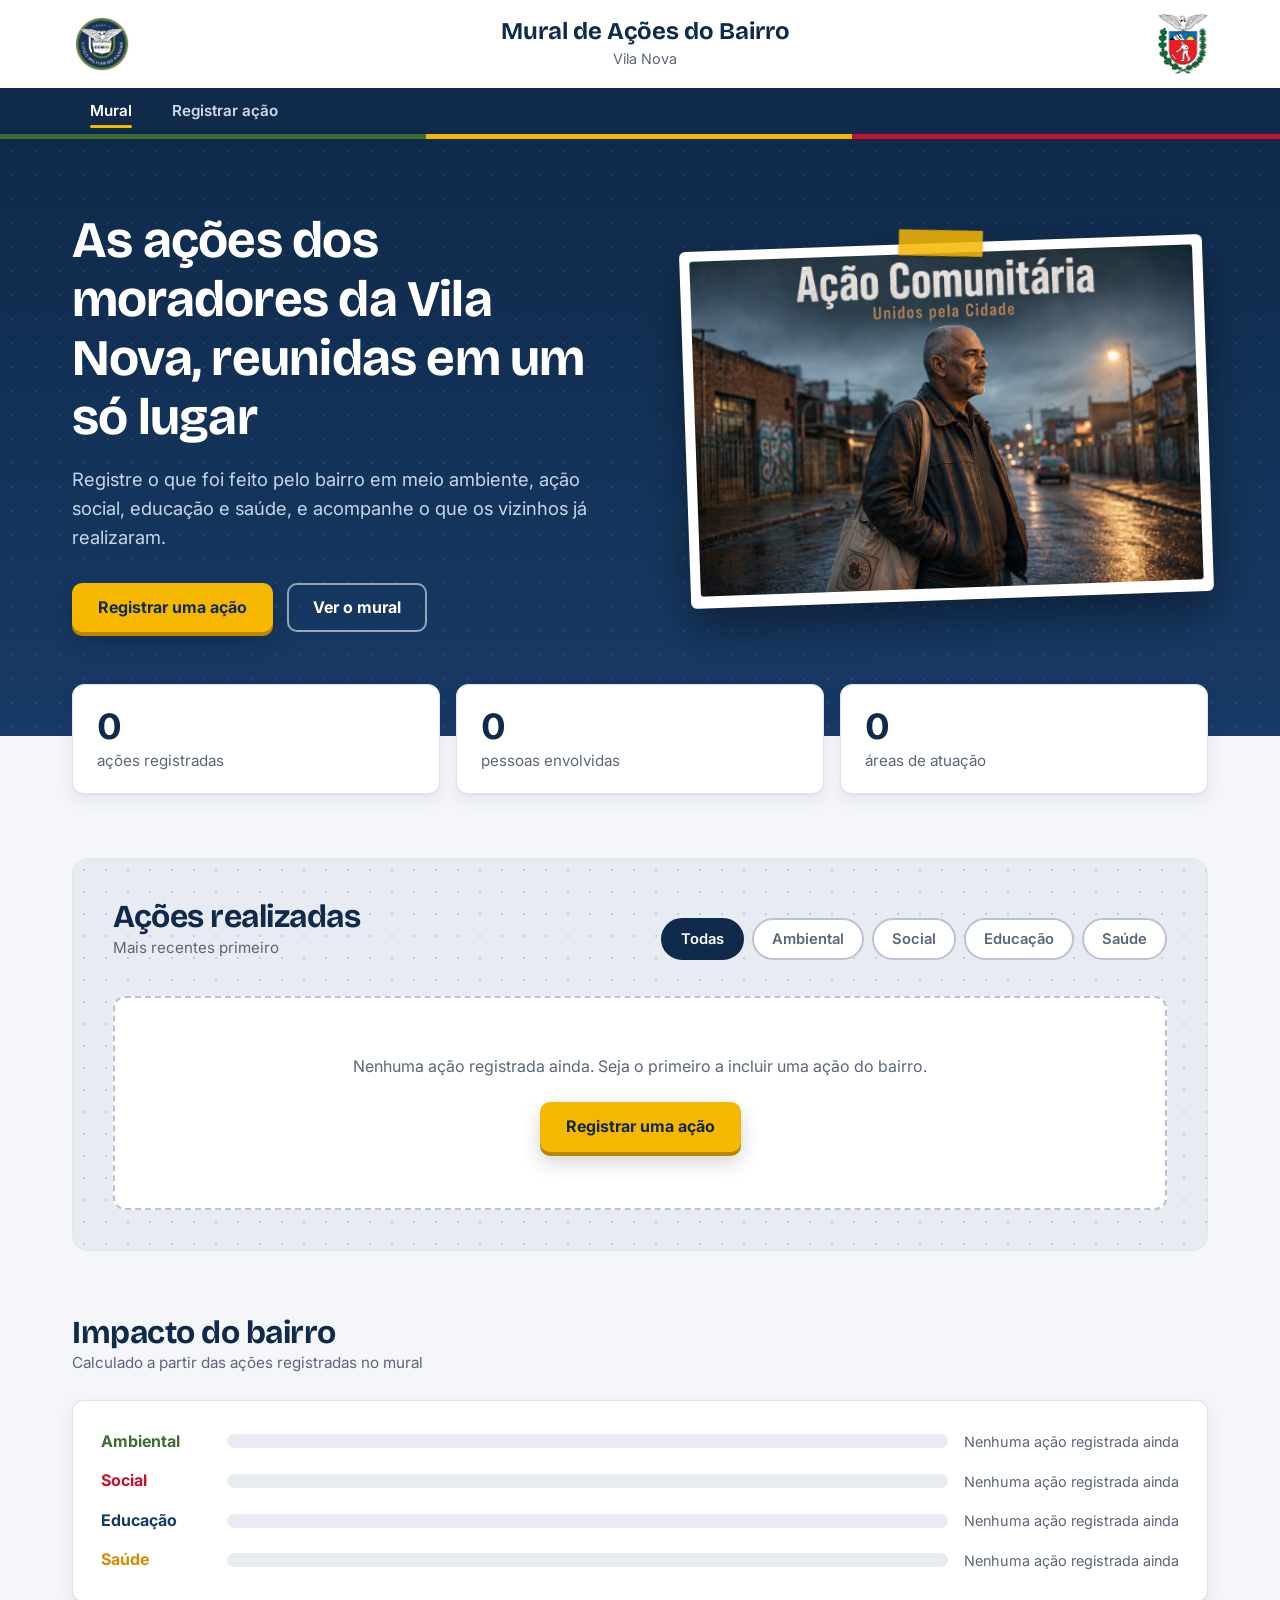
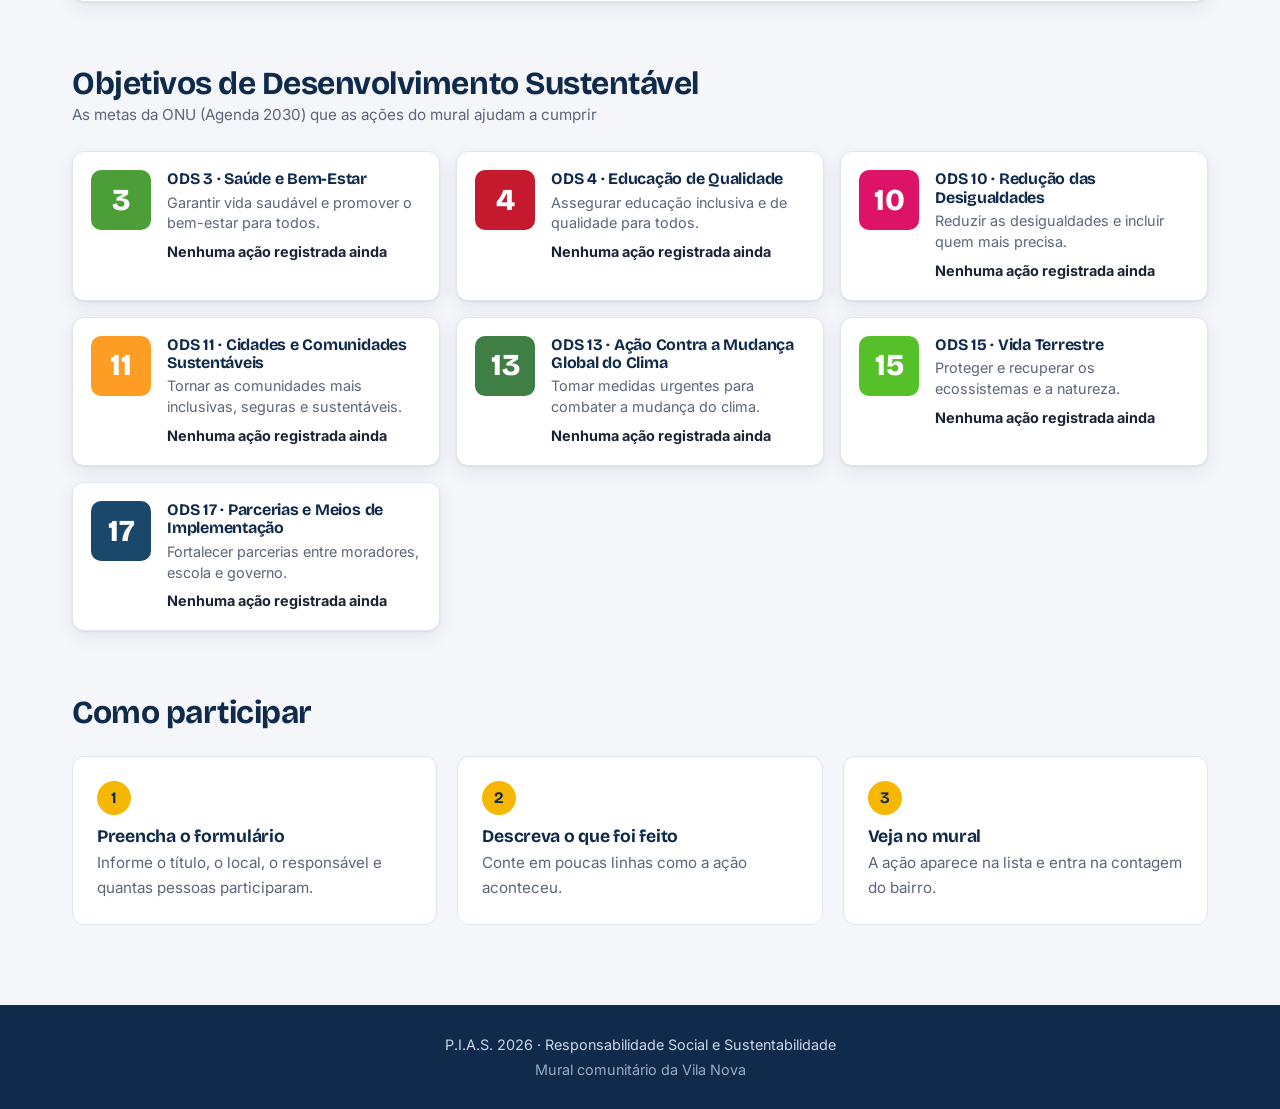
<file: index.html>
<!DOCTYPE html>
<html lang="pt-BR">
<head>
  <meta charset="UTF-8">
  <meta name="viewport" content="width=device-width, initial-scale=1.0">
  <link rel="preconnect" href="https://fonts.googleapis.com">
  <link href="https://fonts.googleapis.com/css2?family=Bricolage+Grotesque:wght@600;700;800&family=Inter:wght@400;600;700&display=swap" rel="stylesheet">
  <link rel="stylesheet" href="style.css">
  <script src="script.js" defer></script>
  <title>Mural de Ações do Bairro · Vila Nova</title>
</head>
<body>
  <header>
    <div class="cabecalho"><div class="wrap">
      <img src="imagens/colegio-civico-militar-do-parana-logo.png" alt="Logo da escola">
      <div class="marca"><strong>Mural de Ações do Bairro</strong><span>Vila Nova</span></div>
      <img src="imagens/governo_estado.png" alt="Governo do Estado do Paraná">
    </div></div>
    <nav class="menu" aria-label="Principal"><div class="wrap">
      <a href="index.html" aria-current="page">Mural</a>
      <a href="acao.html" >Registrar ação</a>
    </div></nav>
  </header>
  <section class="hero"><div class="wrap">
    <div class="texto">
      <h1>As ações dos moradores da Vila Nova, reunidas em um só lugar</h1>
      <p>Registre o que foi feito pelo bairro em meio ambiente, ação social, educação e saúde, e acompanhe o que os vizinhos já realizaram.</p>
      <div class="acoes">
        <a class="botao" href="acao.html">Registrar uma ação</a>
        <a class="botao claro" href="#mural">Ver o mural</a>
      </div>
    </div>
    <figure><img src="imagens/OIG2.YvLhU.uTkxg.jfif" alt="Morador da Vila Nova em uma rua ao entardecer, com uma sacola no ombro"></figure>
  </div></section>

  <main class="wrap">
    <div class="indicadores">
      <div><strong id="total-acoes">0</strong><span>ações registradas</span></div>
      <div><strong id="total-pessoas">0</strong><span>pessoas envolvidas</span></div>
      <div><strong id="total-categorias">0</strong><span>áreas de atuação</span></div>
    </div>

    <section class="bloco parede" id="mural" aria-labelledby="titulo-mural">
      <div class="bloco-topo">
        <div><h2 id="titulo-mural">Ações realizadas</h2><p>Mais recentes primeiro</p></div>
        <div class="filtros" role="group" aria-label="Filtrar por categoria" id="filtros"></div>
      </div>
      <div id="mural-acoes" aria-live="polite"></div>
    </section>

    <section class="bloco" aria-labelledby="titulo-impacto">
      <div class="bloco-topo"><div><h2 id="titulo-impacto">Impacto do bairro</h2><p>Calculado a partir das ações registradas no mural</p></div></div>
      <div class="impacto-cat" id="impacto-categorias"></div>
    </section>

    <section class="bloco" aria-labelledby="titulo-ods">
      <div class="bloco-topo"><div><h2 id="titulo-ods">Objetivos de Desenvolvimento Sustentável</h2><p>As metas da ONU (Agenda 2030) que as ações do mural ajudam a cumprir</p></div></div>
      <div class="lista-ods" id="lista-ods"></div>
    </section>

    <section class="bloco" aria-labelledby="titulo-como">
      <div class="bloco-topo"><h2 id="titulo-como">Como participar</h2></div>
      <ol class="passos">
        <li><b>1</b><h3>Preencha o formulário</h3><p>Informe o título, o local, o responsável e quantas pessoas participaram.</p></li>
        <li><b>2</b><h3>Descreva o que foi feito</h3><p>Conte em poucas linhas como a ação aconteceu.</p></li>
        <li><b>3</b><h3>Veja no mural</h3><p>A ação aparece na lista e entra na contagem do bairro.</p></li>
      </ol>
    </section>
  </main>

  <footer><div class="wrap">
    <p>P.I.A.S. 2026 · Responsabilidade Social e Sustentabilidade</p>
    <p>Mural comunitário da Vila Nova</p>
  </div></footer>
</body>
</html>
</file>
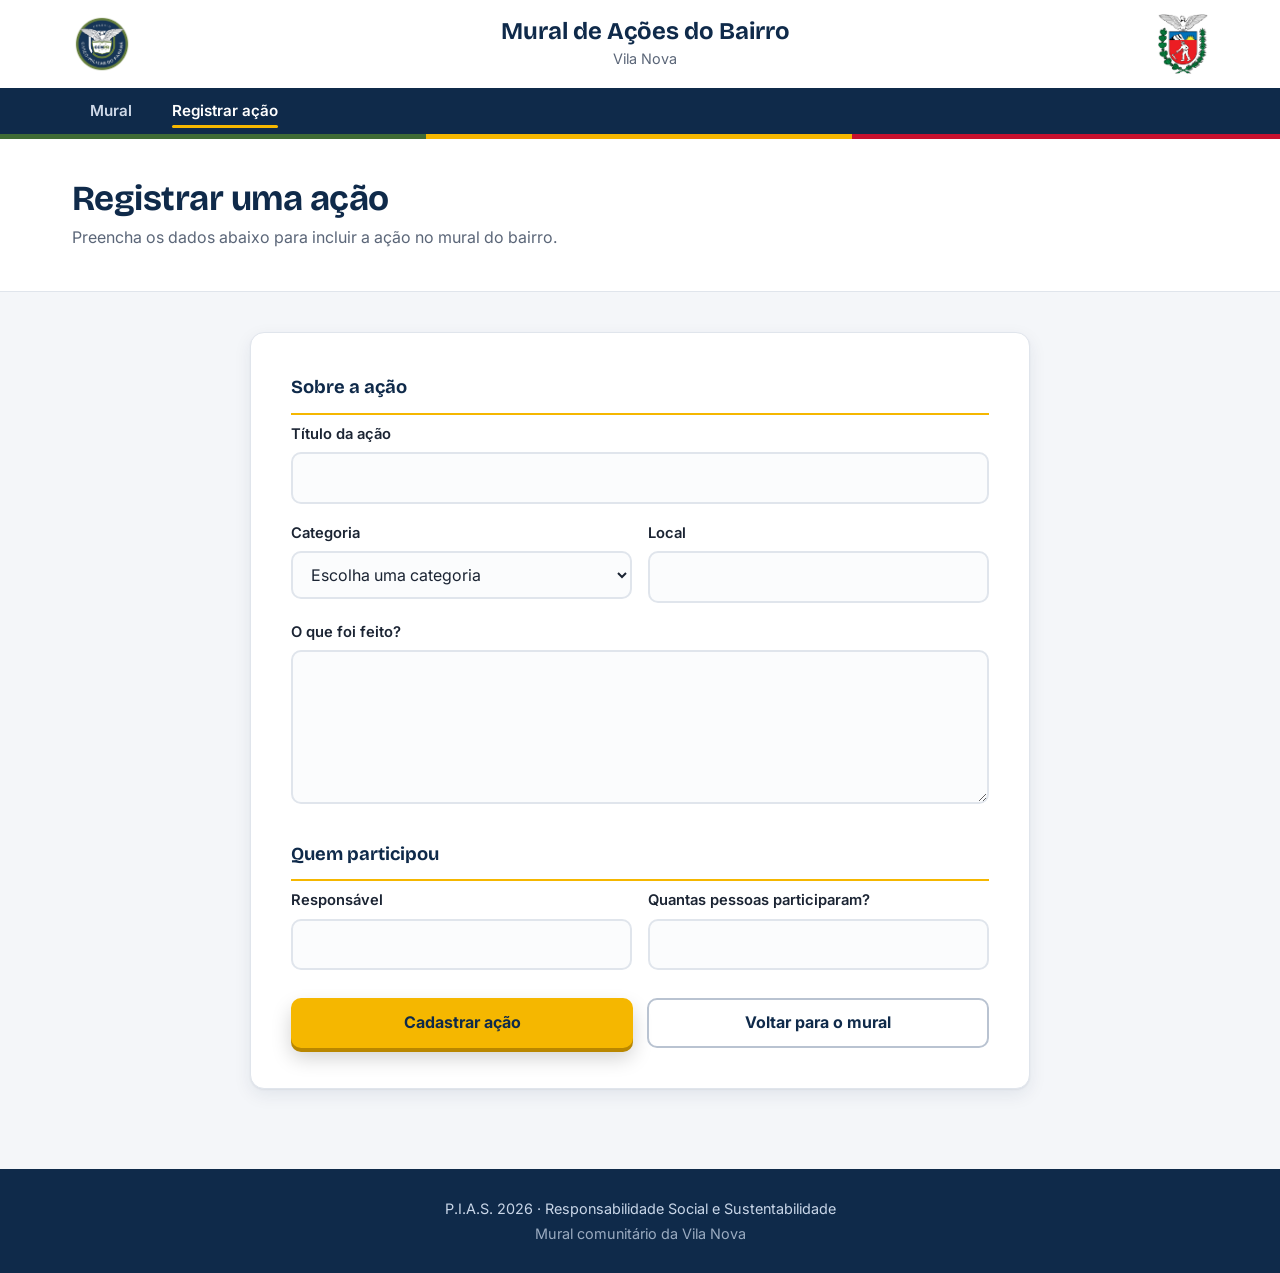
<file: acao.html>
<!DOCTYPE html>
<html lang="pt-BR">
<head>
  <meta charset="UTF-8">
  <meta name="viewport" content="width=device-width, initial-scale=1.0">
  <link rel="preconnect" href="https://fonts.googleapis.com">
  <link href="https://fonts.googleapis.com/css2?family=Bricolage+Grotesque:wght@600;700;800&family=Inter:wght@400;600;700&display=swap" rel="stylesheet">
  <link rel="stylesheet" href="style.css">
  <script src="script.js" defer></script>
  <title>Registrar ação · Mural da Vila Nova</title>
</head>
<body>
  <header>
    <div class="cabecalho"><div class="wrap">
      <img src="imagens/colegio-civico-militar-do-parana-logo.png" alt="Logo da escola">
      <div class="marca"><strong>Mural de Ações do Bairro</strong><span>Vila Nova</span></div>
      <img src="imagens/governo_estado.png" alt="Governo do Estado do Paraná">
    </div></div>
    <nav class="menu" aria-label="Principal"><div class="wrap">
      <a href="index.html" >Mural</a>
      <a href="acao.html" aria-current="page">Registrar ação</a>
    </div></nav>
  </header>
  <div class="titulo-pagina"><div class="wrap">
    <h1>Registrar uma ação</h1>
    <p>Preencha os dados abaixo para incluir a ação no mural do bairro.</p>
  </div></div>

  <main class="wrap">
    <form class="form-card" id="formulario-acao" novalidate>
      <fieldset>
        <legend>Sobre a ação</legend>
        <div>
          <label for="titulo-acao">Título da ação</label>
          <input type="text" id="titulo-acao" name="titulo" required maxlength="80">
        </div>
        <div class="linha2">
          <div>
            <label for="categoria-acao">Categoria</label>
            <select id="categoria-acao" name="categoria" required>
              <option value="">Escolha uma categoria</option>
              <option value="Ambiental">Ambiental</option>
              <option value="Social">Social</option>
              <option value="Educação">Educação</option>
              <option value="Saúde">Saúde</option>
            </select>
          </div>
          <div>
            <label for="local-acao">Local</label>
            <input type="text" id="local-acao" name="local" required>
          </div>
        </div>
        <div>
          <label for="descricao-acao">O que foi feito?</label>
          <textarea id="descricao-acao" name="descricao" rows="5" required></textarea>
        </div>
      </fieldset>

      <fieldset>
        <legend>Quem participou</legend>
        <div class="linha2">
          <div>
            <label for="responsavel-acao">Responsável</label>
            <input type="text" id="responsavel-acao" name="responsavel" required>
          </div>
          <div>
            <label for="participantes-acao">Quantas pessoas participaram?</label>
            <input type="number" id="participantes-acao" name="participantes" min="1" step="1" required>
          </div>
        </div>
      </fieldset>

      <div class="rodape-form">
        <button type="submit" class="botao">Cadastrar ação</button>
        <a href="index.html" class="botao voltar">Voltar para o mural</a>
      </div>
    </form>
  </main>

  <footer><div class="wrap">
    <p>P.I.A.S. 2026 · Responsabilidade Social e Sustentabilidade</p>
    <p>Mural comunitário da Vila Nova</p>
  </div></footer>
</body>
</html>
</file>
<file: style.css>
:root{
  --marinho:#0f2a4a; --marinho-2:#173a66; --verde:#3f6b35; --vermelho:#c8102e;
  --amarelo:#f5b700; --amarelo-escuro:#b98700;
  --fundo:#f4f6f9; --papel:#fff; --tinta:#1b2433; --suave:#5b6678; --linha:#e0e5ec; --linha-forte:#b9c3d1;
  --ambiental:#3f6b35; --social:#c8102e; --educacao:#173a66; --saude:#d98a00;
  --sombra:0 1px 2px rgba(15,42,74,.06),0 6px 18px rgba(15,42,74,.08);
  --titulo:'Bricolage Grotesque','Inter','Segoe UI',Arial,sans-serif;
}
*{box-sizing:border-box;margin:0;padding:0}
html{scroll-behavior:smooth}
body{font-family:'Inter','Segoe UI',Roboto,Arial,sans-serif;background:var(--fundo);color:var(--tinta);line-height:1.6;-webkit-font-smoothing:antialiased;overflow-x:hidden}
h1,h2,h3{font-family:var(--titulo);line-height:1.15;letter-spacing:-.015em;font-weight:700}
img{max-width:100%}
:focus-visible{outline:3px solid var(--amarelo);outline-offset:3px}
.wrap{max-width:1200px;margin:0 auto;padding:0 clamp(16px,4vw,32px)}

/* ---------- BOTÕES ---------- */
.botao{position:relative;overflow:hidden;isolation:isolate;display:inline-flex;align-items:center;justify-content:center;gap:10px;min-height:48px;padding:12px 26px;border:0;border-radius:10px;background:var(--amarelo);color:var(--marinho);font:inherit;font-weight:700;text-decoration:none;cursor:pointer;
  box-shadow:0 4px 0 var(--amarelo-escuro),0 10px 20px rgba(0,0,0,.18);
  transition:transform .25s cubic-bezier(.2,.8,.2,1),box-shadow .25s,color .3s}
.botao:hover{transform:translateY(-3px);box-shadow:0 7px 0 var(--amarelo-escuro),0 16px 28px rgba(0,0,0,.22)}
.botao:active{transform:translateY(3px);box-shadow:0 1px 0 var(--amarelo-escuro),0 3px 8px rgba(0,0,0,.2);transition-duration:.06s}
.botao.largo{width:100%}

/* botões de contorno: preenchem da esquerda para a direita */
.botao.claro,.botao.voltar{background:transparent;box-shadow:none;border:2px solid;padding:10px 24px}
.botao.claro{color:#fff;border-color:rgba(255,255,255,.55)}
.botao.voltar{color:var(--marinho);border-color:var(--linha-forte)}
.botao.claro::before,.botao.voltar::before{content:"";position:absolute;z-index:-1;inset:0;background:#fff;transform:scaleX(0);transform-origin:left;transition:transform .4s cubic-bezier(.2,.8,.2,1)}
.botao.voltar::before{background:var(--marinho)}
.botao.claro:hover,.botao.voltar:hover{transform:translateY(-2px);box-shadow:none}
.botao.claro:hover{color:var(--marinho);border-color:#fff}
.botao.voltar:hover{color:#fff;border-color:var(--marinho)}
.botao.claro:hover::before,.botao.voltar:hover::before{transform:scaleX(1)}
.botao.claro:active,.botao.voltar:active{transform:translateY(1px) scale(.98);box-shadow:none}
.onda{position:absolute;z-index:-1;border-radius:50%;background:rgba(255,255,255,.65);transform:scale(0);animation:onda .65s ease-out forwards;pointer-events:none}
@keyframes onda{to{transform:scale(2.8);opacity:0}}

/* ---------- CABEÇALHO ---------- */
.cabecalho{background:var(--papel)}
.cabecalho .wrap{display:flex;align-items:center;justify-content:space-between;gap:20px;padding-top:14px;padding-bottom:14px}
.cabecalho img{height:clamp(40px,7vw,60px);width:auto;object-fit:contain}
.marca{flex:1;text-align:center}
.marca strong{display:block;font-family:var(--titulo);font-size:clamp(1.05rem,2.6vw,1.5rem);color:var(--marinho);line-height:1.2}
.marca span{font-size:.9rem;color:var(--suave)}
.menu{background:var(--marinho);position:relative}
.menu::after{content:"";display:block;height:5px;background:linear-gradient(90deg,var(--verde) 0 33.3%,var(--amarelo) 33.3% 66.6%,var(--vermelho) 66.6%)}
.menu .wrap{display:flex;gap:4px}
.menu a{position:relative;display:flex;align-items:center;min-height:46px;padding:0 18px;color:#cfd9e8;text-decoration:none;font-weight:600;font-size:.95rem;transition:color .25s,background-color .25s}
.menu a::after{content:"";position:absolute;left:18px;right:18px;bottom:6px;height:3px;border-radius:2px;background:var(--amarelo);transform:scaleX(0);transform-origin:left;transition:transform .3s cubic-bezier(.2,.8,.2,1)}
.menu a:hover{color:#fff;background:rgba(255,255,255,.06)}
.menu a:hover::after,.menu a[aria-current="page"]::after{transform:scaleX(1)}
.menu a[aria-current="page"]{color:#fff}

/* ---------- HERO ---------- */
.hero{background:radial-gradient(rgba(255,255,255,.07) 1.4px,transparent 1.6px) 0 0/24px 24px,linear-gradient(180deg,var(--marinho) 0%,var(--marinho-2) 100%);color:#fff;padding:clamp(40px,7vw,72px) 0 clamp(72px,9vw,104px)}
.hero .wrap{display:grid;grid-template-columns:1.05fr 1fr;gap:clamp(28px,5vw,64px);align-items:center}
.hero h1{font-size:clamp(2rem,4.4vw,3.2rem);margin-bottom:18px}
.hero p{color:#c9d6e8;font-size:clamp(1rem,1.8vw,1.15rem);max-width:46ch;margin-bottom:30px}
.hero .acoes{display:flex;flex-wrap:wrap;gap:14px}
.hero .texto{animation:subir .8s cubic-bezier(.2,.8,.2,1) both}
.hero figure{position:relative;background:#fff;padding:10px 10px 12px;border-radius:6px;rotate:-2deg;box-shadow:0 20px 44px rgba(0,0,0,.4);animation:subir .8s .15s cubic-bezier(.2,.8,.2,1) both}
.hero figure img{display:block;width:100%;height:auto;border-radius:3px}
.hero figure::before{content:"";position:absolute;top:-13px;left:50%;width:84px;height:26px;margin-left:-42px;background:rgba(245,183,0,.85);rotate:3deg;box-shadow:0 1px 3px rgba(0,0,0,.25)}
@keyframes subir{from{opacity:0;transform:translateY(22px)}to{opacity:1;transform:none}}

/* ---------- INDICADORES ---------- */
.indicadores{display:grid;grid-template-columns:repeat(3,1fr);gap:16px;margin-top:-52px;position:relative}
.indicadores div{background:var(--papel);border:1px solid var(--linha);border-radius:12px;padding:20px 24px;box-shadow:var(--sombra)}
.indicadores strong{display:block;font-family:var(--titulo);font-size:clamp(1.8rem,4vw,2.4rem);color:var(--marinho);line-height:1.1}
.indicadores span{color:var(--suave);font-size:.95rem}

/* ---------- MURAL ---------- */
.bloco{padding-top:clamp(40px,6vw,64px)}
.bloco-topo{display:flex;flex-wrap:wrap;justify-content:space-between;align-items:end;gap:16px;margin-bottom:24px}
.bloco-topo h2{font-size:clamp(1.5rem,3vw,2rem);color:var(--marinho)}
.bloco-topo p{color:var(--suave);font-size:.95rem}
.filtros{display:flex;flex-wrap:wrap;gap:8px}
.filtros button{min-height:42px;font:inherit;font-size:.92rem;font-weight:600;padding:0 18px;border-radius:999px;border:2px solid var(--linha-forte);background:var(--papel);color:var(--suave);cursor:pointer;transition:transform .2s cubic-bezier(.2,.8,.2,1),background-color .25s,color .25s,border-color .25s,box-shadow .25s}
.filtros button:hover{transform:translateY(-2px);border-color:var(--marinho-2);color:var(--marinho);box-shadow:0 4px 10px rgba(15,42,74,.12)}
.filtros button:active{transform:scale(.95)}
.filtros button[aria-pressed="true"]{background:var(--marinho);border-color:var(--marinho);color:#fff}

.parede{margin-top:clamp(40px,6vw,64px);padding:clamp(24px,4vw,40px);border-radius:16px;background:radial-gradient(#c3ccd9 1.3px,transparent 1.5px) 0 0/22px 22px,#e8ecf2;border:1px solid var(--linha)}
#mural-acoes{display:grid;grid-template-columns:repeat(auto-fill,minmax(min(100%,300px),1fr));gap:clamp(22px,3vw,32px);align-items:stretch;padding-top:12px}
.acao{position:relative;display:flex;flex-direction:column;background:var(--papel);border-radius:6px;padding:28px 22px 22px;box-shadow:0 2px 3px rgba(15,42,74,.1),0 10px 22px rgba(15,42,74,.1);rotate:var(--giro,0deg);overflow-wrap:anywhere}
.acao:nth-child(3n+1){--giro:-.7deg}
.acao:nth-child(3n+2){--giro:.5deg}
.acao:nth-child(3n){--giro:-.3deg}
.acao::before{content:"";position:absolute;top:-11px;left:50%;width:76px;height:22px;margin-left:-38px;background:color-mix(in srgb,var(--cor,var(--marinho)) 70%,white);opacity:.9;rotate:-3deg;box-shadow:0 1px 3px rgba(0,0,0,.2)}
.tag{align-self:flex-start;font-size:.8rem;font-weight:700;color:var(--cor);background:color-mix(in srgb,var(--cor) 11%,white);padding:3px 11px;border-radius:999px;margin-bottom:12px}
.acao h3{font-size:1.25rem;color:var(--marinho);margin-bottom:8px}
.acao .desc{color:var(--suave);font-size:.97rem;margin-bottom:18px;flex:1}
.acao dl{display:grid;grid-template-columns:auto 1fr;gap:6px 16px;font-size:.9rem;padding-top:14px;border-top:1px dashed var(--linha-forte)}
.acao dt{color:var(--suave)}
.acao dd{font-weight:600}
.acao .remover{align-self:flex-start;margin-top:14px;min-height:36px;background:none;border:0;color:var(--suave);font:inherit;font-size:.85rem;text-decoration:underline;cursor:pointer;padding:0;transition:color .2s}
.acao .remover:hover{color:var(--vermelho)}
.vazio{grid-column:1/-1;background:var(--papel);border:2px dashed var(--linha-forte);border-radius:12px;padding:clamp(32px,6vw,56px) 24px;text-align:center}
.vazio p{color:var(--suave);margin-bottom:22px}

.passos{display:grid;grid-template-columns:repeat(3,1fr);gap:20px;list-style:none}
.passos li{background:var(--papel);border:1px solid var(--linha);border-radius:12px;padding:24px;}
.passos b{display:inline-grid;place-items:center;width:34px;height:34px;border-radius:50%;background:var(--amarelo);color:var(--marinho);font-family:var(--titulo);margin-bottom:12px}
.passos h3{font-size:1.1rem;color:var(--marinho);margin-bottom:4px}
.passos p{color:var(--suave);font-size:.95rem}

/* ---------- FORMULÁRIO ---------- */
.titulo-pagina{background:var(--papel);border-bottom:1px solid var(--linha);padding:clamp(24px,4vw,40px) 0}
.titulo-pagina h1{font-size:clamp(1.6rem,4vw,2.2rem);color:var(--marinho)}
.titulo-pagina p{color:var(--suave);margin-top:6px}
.form-card{max-width:780px;margin:clamp(24px,4vw,40px) auto 0;background:var(--papel);border:1px solid var(--linha);border-radius:14px;box-shadow:var(--sombra);padding:clamp(20px,4vw,40px)}
fieldset{border:0;display:grid;gap:18px;margin-bottom:28px;min-width:0}
legend{font-family:var(--titulo);font-size:1.15rem;font-weight:700;color:var(--marinho);padding-bottom:10px;margin-bottom:8px;border-bottom:2px solid var(--amarelo);width:100%}
.linha2{display:grid;grid-template-columns:1fr 1fr;gap:16px}
label{display:block;font-weight:600;font-size:.92rem;margin-bottom:6px}
input,select,textarea{width:100%;min-height:48px;padding:11px 14px;border:2px solid var(--linha);border-radius:10px;background:#fbfcfd;color:var(--tinta);font:inherit;transition:border-color .2s,box-shadow .2s,background-color .2s}
input:hover,select:hover,textarea:hover{border-color:var(--linha-forte)}
input:focus,select:focus,textarea:focus{outline:none;background:#fff;border-color:var(--marinho-2);box-shadow:0 0 0 4px rgba(23,58,102,.15)}
textarea{resize:vertical}
.rodape-form{display:flex;gap:14px;flex-wrap:wrap}
.rodape-form .botao{flex:1 1 200px}

footer{background:var(--marinho);color:#c9d6e8;margin-top:clamp(48px,8vw,80px);padding:28px 0;text-align:center;font-size:.9rem}
footer p+p{margin-top:2px;opacity:.75}

/* ---------- RESPONSIVIDADE ---------- */
@media (max-width:1024px){
  .passos{gap:14px}
}
@media (max-width:900px){
  .hero .wrap{grid-template-columns:1fr;text-align:left}
  .hero figure{max-width:520px;width:100%;margin:8px auto 0}
}
@media (max-width:700px){
  .passos{grid-template-columns:1fr}
  .indicadores{gap:10px}
  .indicadores div{padding:16px 14px}
  .indicadores span{font-size:.85rem}
  .filtros{flex-wrap:nowrap;overflow-x:auto;width:100%;padding-bottom:6px;scrollbar-width:thin}
  .filtros button{flex:none}
}
@media (max-width:600px){
  .linha2{grid-template-columns:1fr}
  .marca span{display:none}
  .menu .wrap{padding:0}
  .menu a{flex:1;justify-content:center;padding:0 8px}
  .menu a::after{left:30%;right:30%}
  .hero .acoes .botao{flex:1 1 100%}
  .parede{border-radius:12px;margin-left:-8px;margin-right:-8px}
}
@media (max-width:420px){
  .indicadores{grid-template-columns:1fr}
  .indicadores div{display:flex;align-items:baseline;gap:12px}
}
@media (min-width:1500px){
  html{font-size:112.5%}
}

/* ---------- ERROS DO FORMULÁRIO ---------- */
.erro-campo{display:flex;align-items:center;gap:8px;margin-top:6px;color:#b4232f;font-size:.88rem;font-weight:600}
.erro-campo::before{content:"!";flex:none;display:grid;place-items:center;width:18px;height:18px;border-radius:50%;background:#b4232f;color:#fff;font-size:.75rem;font-weight:700}
[aria-invalid="true"]{border-color:#b4232f !important;background:#fff7f7 !important}

/* ---------- IMPACTO E ODS ---------- */
.impacto-cat{display:grid;gap:14px;background:var(--papel);border:1px solid var(--linha);border-radius:12px;padding:clamp(18px,3vw,28px);box-shadow:var(--sombra)}
.barra-linha{display:grid;grid-template-columns:110px 1fr auto;align-items:center;gap:16px}
.barra-nome{font-weight:700;color:var(--cor)}
.barra-trilho{height:14px;border-radius:999px;background:#e8ecf2;overflow:hidden}
.barra-valor{display:block;height:100%;border-radius:999px;background:var(--cor);transition:width .8s cubic-bezier(.2,.8,.2,1)}
.barra-texto{color:var(--suave);font-size:.9rem;white-space:nowrap}
.lista-ods{display:grid;grid-template-columns:repeat(auto-fill,minmax(min(100%,300px),1fr));gap:16px}
.ods{display:flex;gap:16px;align-items:flex-start;background:var(--papel);border:1px solid var(--linha);border-radius:12px;padding:18px;box-shadow:var(--sombra)}
.ods-num{flex:none;display:grid;place-items:center;width:60px;height:60px;border-radius:10px;background:var(--cor-ods);color:#fff;font-family:var(--titulo);font-size:1.9rem;font-weight:800}
.ods h3{font-size:1rem;color:var(--marinho);margin-bottom:4px}
.ods p{color:var(--suave);font-size:.9rem;line-height:1.45}
.ods .ods-impacto{margin-top:8px;color:var(--tinta);font-weight:700;font-size:.9rem}
@media (max-width:600px){
  .barra-linha{grid-template-columns:1fr;gap:6px}
  .barra-texto{white-space:normal}
}
</file>
